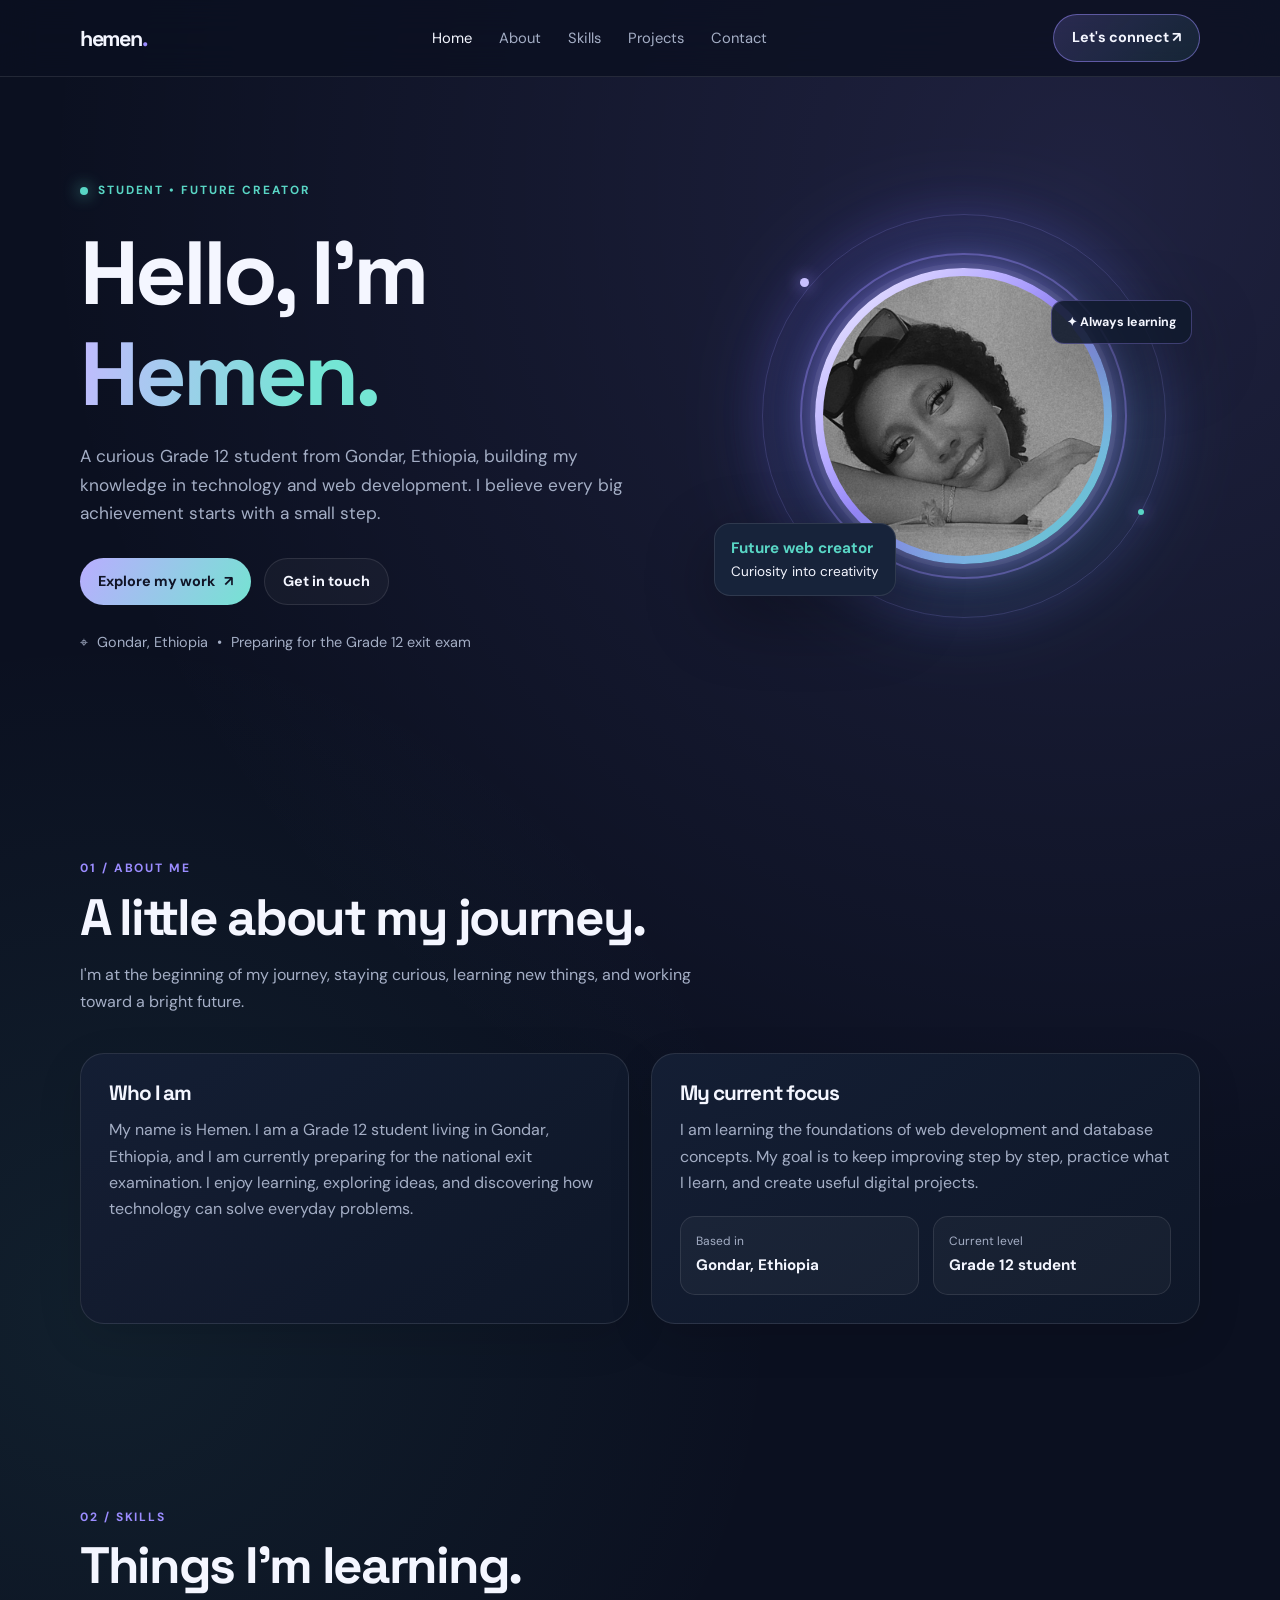
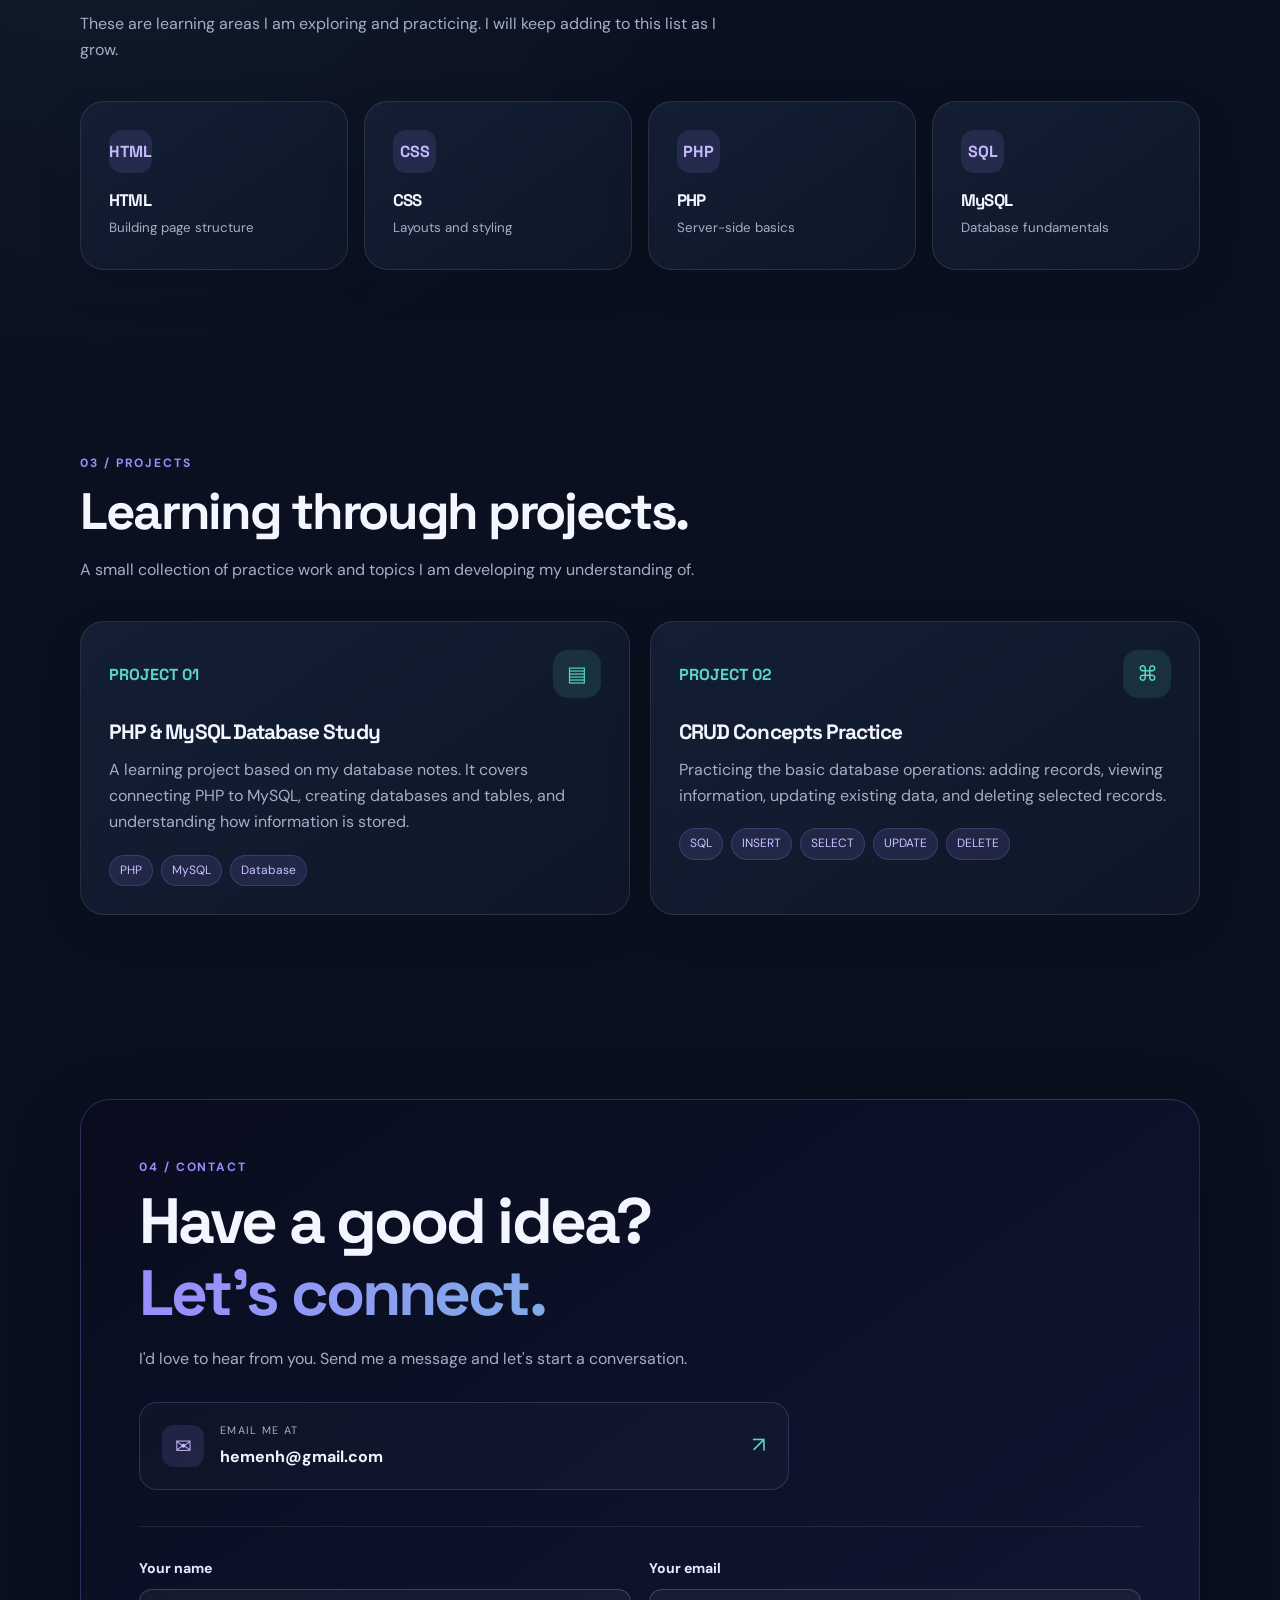
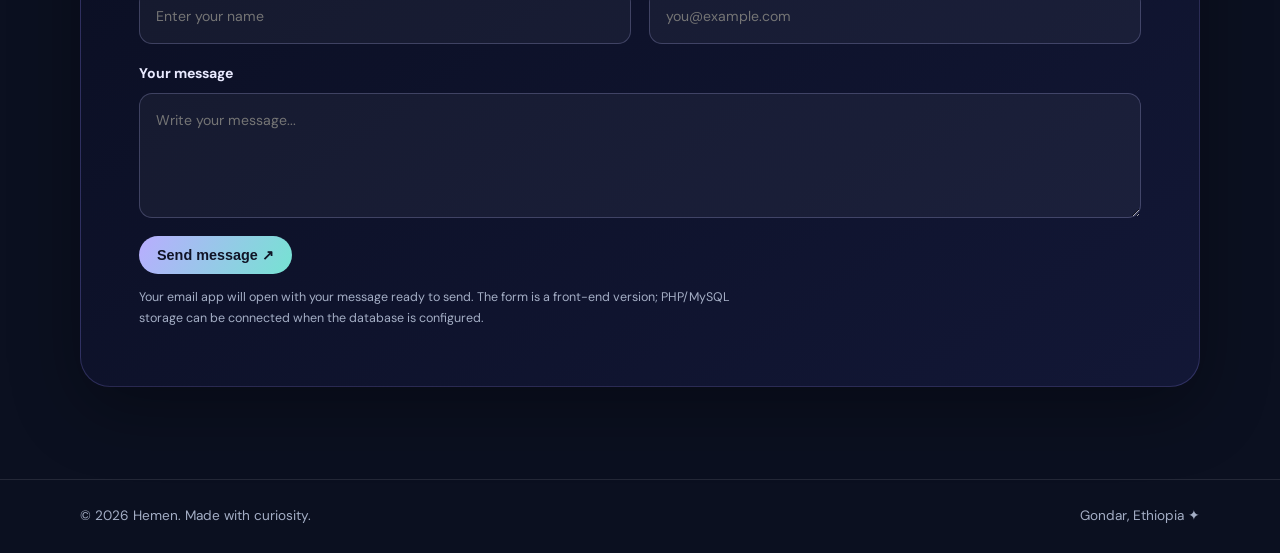
<file: hhhhh/n/Hemen_Portfolio/index.html>
<!DOCTYPE html>
<html lang="en">
<head>
  <meta charset="UTF-8" />
  <meta name="viewport" content="width=device-width, initial-scale=1.0" />
  <meta name="theme-color" content="#0b1020" />
  <meta name="description" content="Hemen's student portfolio — learning web development and PHP/MySQL database concepts in Gondar, Ethiopia." />
  <title>Hemen | Student Portfolio</title>
  <link rel="preconnect" href="https://fonts.googleapis.com">
  <link rel="preconnect" href="https://fonts.gstatic.com" crossorigin>
  <link href="https://fonts.googleapis.com/css2?family=DM+Sans:wght@400;500;600;700&family=Space+Grotesk:wght@400;500;600;700&display=swap" rel="stylesheet">
  <style>
    :root {
      --bg: #0b1020; --panel: #111a2d; --panel2: #151f35;
      --text: #f4f6ff; --muted: #a4aec5; --line: rgba(255,255,255,.10);
      --accent: #9b8cff; --accent2: #59d6c5; --pink: #ff9acb;
      --shadow: 0 22px 70px rgba(0,0,0,.32); --radius: 24px;
    }
    * { box-sizing: border-box; scroll-behavior: smooth; }
    body { margin: 0; background: radial-gradient(circle at 85% 5%, rgba(155,140,255,.14), transparent 28%), radial-gradient(circle at 8% 35%, rgba(89,214,197,.08), transparent 25%), var(--bg); color: var(--text); font-family: 'DM Sans', sans-serif; line-height: 1.65; }
    a { color: inherit; text-decoration: none; }
    .container { width: min(1120px, calc(100% - 44px)); margin: auto; }
    header { position: sticky; top: 0; z-index: 20; backdrop-filter: blur(18px); background: rgba(11,16,32,.78); border-bottom: 1px solid var(--line); }
    .nav { min-height: 76px; display: flex; align-items: center; justify-content: space-between; gap: 24px; }
    .brand { font: 700 1.35rem 'Space Grotesk', sans-serif; letter-spacing: -.06em; }
    .brand span { color: var(--accent); }
    nav { display: flex; align-items: center; gap: 27px; }
    nav a { color: var(--muted); font-size: .92rem; transition: .2s; }
    nav a:hover, nav a.active { color: var(--text); }
    .nav-cta, .btn { display: inline-flex; align-items: center; justify-content: center; gap: 9px; border: 1px solid rgba(155,140,255,.5); background: linear-gradient(135deg, rgba(155,140,255,.2), rgba(89,214,197,.10)); padding: 11px 18px; border-radius: 999px; font-weight: 700; font-size: .9rem; transition: transform .2s, border-color .2s; }
    .nav-cta:hover, .btn:hover { transform: translateY(-3px); border-color: var(--accent2); }
    .menu-btn { display: none; border: 1px solid var(--line); background: var(--panel); color: var(--text); border-radius: 12px; padding: 8px 11px; font-size: 1.2rem; }
    .hero { min-height: 690px; display: grid; grid-template-columns: 1.1fr .9fr; align-items: center; gap: 70px; padding: 88px 0 100px; }
    .eyebrow { display: inline-flex; align-items: center; gap: 10px; color: var(--accent2); text-transform: uppercase; letter-spacing: .16em; font-size: .74rem; font-weight: 700; }
    .dot { width: 8px; height: 8px; border-radius: 50%; background: var(--accent2); box-shadow: 0 0 16px var(--accent2); }
    h1,h2,h3 { font-family: 'Space Grotesk', sans-serif; line-height: 1.12; letter-spacing: -.045em; }
    h1 { font-size: clamp(3.4rem, 7vw, 6.1rem); margin: 20px 0 18px; }
    h1 .gradient { background: linear-gradient(100deg, #c3baff, #74e5d4 75%); -webkit-background-clip: text; background-clip: text; color: transparent; }
    .hero-copy { color: var(--muted); max-width: 570px; font-size: 1.08rem; }
    .hero-actions { display: flex; flex-wrap: wrap; gap: 13px; margin-top: 30px; }
    .btn.primary { color: #101426; background: linear-gradient(120deg, #b9adff, #75e3d2); border: 0; }
    .btn.secondary { border-color: var(--line); background: rgba(255,255,255,.035); }
    .location { margin-top: 26px; color: var(--muted); font-size: .9rem; display: flex; align-items: center; gap: 9px; }
    .portrait-wrap { position: relative; width: min(100%, 430px); aspect-ratio: 1; justify-self: center; display: grid; place-items: center; }
    .portrait-glow { position: absolute; inset: 12%; background: linear-gradient(135deg, rgba(115,100,255,.75), rgba(89,214,197,.45)); filter: blur(58px); opacity: .7; border-radius: 50%; }
    .portrait-wrap::before, .portrait-wrap::after { content: ""; position: absolute; border-radius: 50%; pointer-events: none; }
    .portrait-wrap::before { inset: 3%; border: 1px solid rgba(155,140,255,.22); box-shadow: 0 0 45px rgba(116,91,255,.12), inset 0 0 45px rgba(116,91,255,.08); }
    .portrait-wrap::after { inset: 12%; border: 2px solid rgba(155,140,255,.38); }
    .portrait-frame { position: relative; z-index: 1; width: 69%; aspect-ratio: 1; padding: 8px; border-radius: 50%; background: linear-gradient(135deg, #f7f5ff, #9b8cff 48%, #59d6c5); box-shadow: 0 0 0 5px rgba(255,255,255,.06), 0 0 35px rgba(155,140,255,.55); }
    .portrait-frame img { display: block; width: 100%; height: 100%; aspect-ratio: 1; object-fit: cover; object-position: center 25%; border-radius: 50%; }
    .orbit-dot { position: absolute; z-index: 2; width: 9px; height: 9px; border-radius: 50%; background: #c8c0ff; box-shadow: 0 0 16px #9b8cff; }
    .orbit-dot.one { top: 18%; left: 12%; } .orbit-dot.two { right: 8%; bottom: 27%; width: 6px; height: 6px; background: var(--accent2); }
    .portrait-label { position: absolute; z-index: 3; right: -3%; top: 23%; padding: 11px 15px; border: 1px solid rgba(155,140,255,.32); border-radius: 13px; background: rgba(17,26,45,.88); color: var(--text); font-size: .78rem; font-weight: 700; box-shadow: var(--shadow); }
    .floating-tag { position: absolute; z-index: 3; left: -1%; bottom: 20%; background: #17233a; border: 1px solid var(--line); border-radius: 14px; padding: 10px 14px; box-shadow: var(--shadow); font-size: .78rem; }
    .floating-tag strong { display: block; color: var(--accent2); font-size: .86rem; }
    .floating-tag { position: absolute; left: -35px; bottom: 35px; background: #17233a; border: 1px solid var(--line); border-radius: 16px; padding: 12px 16px; box-shadow: var(--shadow); font-size: .85rem; }
    .floating-tag strong { display: block; color: var(--accent2); font-size: .95rem; }
    section { padding: 92px 0; }
    .section-head { max-width: 650px; margin-bottom: 38px; }
    .section-kicker { color: var(--accent); text-transform: uppercase; letter-spacing: .16em; font-weight: 700; font-size: .75rem; }
    h2 { font-size: clamp(2.25rem, 4vw, 3.45rem); margin: 10px 0 13px; }
    .section-head p, .muted { color: var(--muted); }
    .about-grid { display: grid; grid-template-columns: 1fr 1fr; gap: 22px; }
    .card { background: linear-gradient(145deg, rgba(21,31,53,.94), rgba(15,23,40,.94)); border: 1px solid var(--line); border-radius: var(--radius); padding: 28px; box-shadow: 0 14px 45px rgba(0,0,0,.12); }
    .card h3 { font-size: 1.3rem; margin: 0 0 12px; }
    .card p { color: var(--muted); margin: 0; }
    .facts { display: grid; grid-template-columns: 1fr 1fr; gap: 14px; margin-top: 20px; }
    .fact { background: rgba(255,255,255,.035); border: 1px solid var(--line); border-radius: 15px; padding: 15px; }
    .fact small { color: var(--muted); display: block; font-size: .75rem; }
    .fact strong { font-size: .95rem; }
    .skill-grid { display: grid; grid-template-columns: repeat(4,1fr); gap: 16px; }
    .skill { min-height: 145px; display: flex; flex-direction: column; justify-content: space-between; }
    .skill-icon { width: 43px; height: 43px; display: grid; place-items: center; border-radius: 13px; background: rgba(155,140,255,.13); color: #c3baff; font-weight: 800; font-family: 'Space Grotesk'; }
    .skill h3 { font-size: 1.05rem; margin: 18px 0 4px; }
    .skill small { color: var(--muted); }
    .project-grid { display: grid; grid-template-columns: repeat(2,1fr); gap: 20px; }
    .project-top { display: flex; align-items: center; justify-content: space-between; margin-bottom: 23px; }
    .project-number { color: var(--accent2); font: 700 1rem 'Space Grotesk'; }
    .project-mark { width: 48px; height: 48px; border-radius: 15px; display: grid; place-items: center; background: rgba(89,214,197,.12); color: var(--accent2); font-size: 1.3rem; }
    .tags { display: flex; flex-wrap: wrap; gap: 8px; margin-top: 19px; }
    .tag { font-size: .75rem; color: #c8c2ff; background: rgba(155,140,255,.12); border: 1px solid rgba(155,140,255,.2); padding: 5px 10px; border-radius: 999px; }
    .contact-box { display: block; background: linear-gradient(145deg, rgba(9,13,30,.96), rgba(19,24,55,.96)); border: 1px solid rgba(155,140,255,.22); border-radius: 30px; padding: clamp(25px, 5vw, 58px); box-shadow: var(--shadow); }
    .contact-box h2 { margin: 8px 0 13px; font-size: clamp(2.4rem, 5vw, 4.2rem); }
    .contact-box h2 span { display: block; background: linear-gradient(100deg, #9b8cff, #59d6c5); -webkit-background-clip: text; background-clip: text; color: transparent; }
    .contact-box p { color: var(--muted); max-width: 600px; }
    .contact-email { display: flex; align-items: center; gap: 16px; max-width: 650px; margin: 30px 0 36px; padding: 19px 22px; background: rgba(255,255,255,.025); border: 1px solid rgba(155,140,255,.22); border-radius: 18px; overflow-wrap: anywhere; transition: .2s; }
    .contact-email:hover { border-color: rgba(89,214,197,.55); transform: translateY(-2px); }
    .email-icon { width: 42px; height: 42px; flex: 0 0 42px; display: grid; place-items: center; border-radius: 12px; color: #c7c0ff; background: rgba(155,140,255,.13); font-size: 1.25rem; }
    .contact-email small { display: block; color: var(--muted); margin-bottom: 4px; letter-spacing: .12em; font-size: .68rem; }
    .contact-email strong { font-size: 1rem; }
    .contact-email .email-arrow { margin-left: auto; color: var(--accent2); font-size: 1.35rem; }
    .contact-form { border-top: 1px solid var(--line); padding-top: 30px; display: grid; grid-template-columns: 1fr 1fr; gap: 18px; }
    .field { display: flex; flex-direction: column; gap: 8px; color: #e9eaff; font-size: .88rem; font-weight: 700; }
    .field.full { grid-column: 1 / -1; }
    .field input, .field textarea { width: 100%; border: 1px solid rgba(190,190,255,.24); border-radius: 13px; outline: none; background: rgba(255,255,255,.045); color: var(--text); padding: 15px 16px; font: inherit; font-weight: 400; transition: border-color .2s, box-shadow .2s; }
    .field input:focus, .field textarea:focus { border-color: var(--accent); box-shadow: 0 0 0 3px rgba(155,140,255,.12); }
    .field textarea { min-height: 125px; resize: vertical; }
    .form-submit { grid-column: 1 / -1; justify-self: start; cursor: pointer; }
    .form-note { grid-column: 1 / -1; margin: -5px 0 0 !important; font-size: .78rem; }
    footer { border-top: 1px solid var(--line); padding: 25px 0; color: var(--muted); font-size: .85rem; }
    .footer-inner { display: flex; justify-content: space-between; gap: 16px; flex-wrap: wrap; }
    .reveal { opacity: 0; transform: translateY(22px); transition: .7s ease; }
    .reveal.visible { opacity: 1; transform: translateY(0); }
    @media (max-width: 800px) {
      nav { display: none; position: absolute; top: 76px; left: 0; right: 0; padding: 20px 24px 24px; background: #0e1629; border-bottom: 1px solid var(--line); flex-direction: column; align-items: flex-start; gap: 17px; }
      nav.open { display: flex; } .menu-btn { display: inline-block; } .nav-cta { display: none; }
      .hero { grid-template-columns: 1fr; gap: 55px; padding-top: 65px; text-align: center; }
      .hero-copy { margin: auto; } .hero-actions, .location { justify-content: center; }
      .portrait-wrap { width: min(86%, 350px); }
      .about-grid { grid-template-columns: 1fr; }
      .skill-grid { grid-template-columns: repeat(2,1fr); }
    }
    @media (max-width: 520px) {
      .container { width: min(100% - 30px, 1120px); }
      section { padding: 68px 0; } .hero { min-height: auto; }
      h1 { font-size: 3.45rem; } .project-grid { grid-template-columns: 1fr; }
      .card { padding: 22px; } .contact-box { padding: 25px; }
      .floating-tag { left: -18px; bottom: 20px; }
    }
  </style>
</head>
<body>
<header>
  <div class="container nav">
    <a class="brand" href="#home">hemen<span>.</span></a>
    <nav id="navigation">
      <a href="#home" class="active">Home</a><a href="#about">About</a><a href="#skills">Skills</a><a href="#projects">Projects</a><a href="#contact">Contact</a>
    </nav>
    <a class="nav-cta" href="#contact">Let's connect ↗</a>
    <button class="menu-btn" id="menuBtn" aria-label="Open navigation" aria-expanded="false">☰</button>
  </div>
</header>

<main>
  <section class="container hero" id="home">
    <div class="reveal">
      <div class="eyebrow"><span class="dot"></span> Student • Future creator</div>
      <h1>Hello, I'm<br><span class="gradient">Hemen.</span></h1>
      <p class="hero-copy">A curious Grade 12 student from Gondar, Ethiopia, building my knowledge in technology and web development. I believe every big achievement starts with a small step.</p>
      <div class="hero-actions">
        <a class="btn primary" href="#projects">Explore my work <span>↗</span></a>
        <a class="btn secondary" href="#contact">Get in touch</a>
      </div>
      <div class="location">⌖ <span>Gondar, Ethiopia</span><span>•</span><span>Preparing for the Grade 12 exit exam</span></div>
    </div>
    <div class="portrait-wrap reveal">
      <div class="portrait-glow"></div>
      <div class="portrait-frame"><img src="assets/hemen-profile.jpg" alt="Hemen's profile picture"></div>
      <span class="orbit-dot one"></span><span class="orbit-dot two"></span>
      <div class="portrait-label">✦ Always learning</div>
      <div class="floating-tag"><strong>Future web creator</strong>Curiosity into creativity</div>
    </div>
  </section>

  <section id="about">
    <div class="container">
      <div class="section-head reveal"><div class="section-kicker">01 / About me</div><h2>A little about my journey.</h2><p>I'm at the beginning of my journey, staying curious, learning new things, and working toward a bright future.</p></div>
      <div class="about-grid">
        <article class="card reveal"><h3>Who I am</h3><p>My name is Hemen. I am a Grade 12 student living in Gondar, Ethiopia, and I am currently preparing for the national exit examination. I enjoy learning, exploring ideas, and discovering how technology can solve everyday problems.</p></article>
        <article class="card reveal"><h3>My current focus</h3><p>I am learning the foundations of web development and database concepts. My goal is to keep improving step by step, practice what I learn, and create useful digital projects.</p>
          <div class="facts"><div class="fact"><small>Based in</small><strong>Gondar, Ethiopia</strong></div><div class="fact"><small>Current level</small><strong>Grade 12 student</strong></div></div>
        </article>
      </div>
    </div>
  </section>

  <section id="skills">
    <div class="container">
      <div class="section-head reveal"><div class="section-kicker">02 / Skills</div><h2>Things I'm learning.</h2><p>These are learning areas I am exploring and practicing. I will keep adding to this list as I grow.</p></div>
      <div class="skill-grid">
        <article class="card skill reveal"><div class="skill-icon">HTML</div><div><h3>HTML</h3><small>Building page structure</small></div></article>
        <article class="card skill reveal"><div class="skill-icon">CSS</div><div><h3>CSS</h3><small>Layouts and styling</small></div></article>
        <article class="card skill reveal"><div class="skill-icon">PHP</div><div><h3>PHP</h3><small>Server-side basics</small></div></article>
        <article class="card skill reveal"><div class="skill-icon">SQL</div><div><h3>MySQL</h3><small>Database fundamentals</small></div></article>
      </div>
    </div>
  </section>

  <section id="projects">
    <div class="container">
      <div class="section-head reveal"><div class="section-kicker">03 / Projects</div><h2>Learning through projects.</h2><p>A small collection of practice work and topics I am developing my understanding of.</p></div>
      <div class="project-grid">
        <article class="card reveal">
          <div class="project-top"><span class="project-number">PROJECT 01</span><span class="project-mark">▤</span></div>
          <h3>PHP & MySQL Database Study</h3><p>A learning project based on my database notes. It covers connecting PHP to MySQL, creating databases and tables, and understanding how information is stored.</p>
          <div class="tags"><span class="tag">PHP</span><span class="tag">MySQL</span><span class="tag">Database</span></div>
        </article>
        <article class="card reveal">
          <div class="project-top"><span class="project-number">PROJECT 02</span><span class="project-mark">⌘</span></div>
          <h3>CRUD Concepts Practice</h3><p>Practicing the basic database operations: adding records, viewing information, updating existing data, and deleting selected records.</p>
          <div class="tags"><span class="tag">SQL</span><span class="tag">INSERT</span><span class="tag">SELECT</span><span class="tag">UPDATE</span><span class="tag">DELETE</span></div>
        </article>
      </div>
    </div>
  </section>

  <section id="contact">
    <div class="container">
      <div class="contact-box reveal">
        <div class="section-kicker">04 / CONTACT</div>
        <h2>Have a good idea?<span>Let's connect.</span></h2>
        <p>I'd love to hear from you. Send me a message and let's start a conversation.</p>
        <a class="contact-email" href="mailto:hemenh@gmail.com">
          <span class="email-icon">✉</span>
          <span><small>EMAIL ME AT</small><strong>hemenh@gmail.com</strong></span>
          <span class="email-arrow">↗</span>
        </a>
        <form class="contact-form" id="contactForm">
          <label class="field">Your name
            <input type="text" name="name" placeholder="Enter your name" required>
          </label>
          <label class="field">Your email
            <input type="email" name="email" placeholder="you@example.com" required>
          </label>
          <label class="field full">Your message
            <textarea name="message" placeholder="Write your message..." required></textarea>
          </label>
          <button class="btn primary form-submit" type="submit">Send message ↗</button>
          <p class="form-note muted">Your email app will open with your message ready to send. The form is a front-end version; PHP/MySQL storage can be connected when the database is configured.</p>
        </form>
      </div>
    </div>
  </section>
</main>

<footer><div class="container footer-inner"><span>© <span id="year"></span> Hemen. Made with curiosity.</span><span>Gondar, Ethiopia ✦</span></div></footer>
<script>
  const menuBtn = document.getElementById('menuBtn');
  const nav = document.getElementById('navigation');
  menuBtn.addEventListener('click', () => {
    const opened = nav.classList.toggle('open');
    menuBtn.setAttribute('aria-expanded', String(opened));
    menuBtn.textContent = opened ? '×' : '☰';
  });
  nav.querySelectorAll('a').forEach(link => link.addEventListener('click', () => {
    nav.classList.remove('open'); menuBtn.setAttribute('aria-expanded', 'false'); menuBtn.textContent = '☰';
  }));
  document.getElementById('contactForm').addEventListener('submit', (event) => {
    event.preventDefault();
    const form = event.currentTarget;
    const data = new FormData(form);
    const subject = encodeURIComponent('Portfolio message from ' + data.get('name'));
    const body = encodeURIComponent('Name: ' + data.get('name') + '\\nEmail: ' + data.get('email') + '\\n\\n' + data.get('message'));
    window.location.href = 'mailto:hemenh@gmail.com?subject=' + subject + '&body=' + body;
  });
  document.getElementById('year').textContent = new Date().getFullYear();
  const observer = new IntersectionObserver(entries => {
    entries.forEach(entry => { if (entry.isIntersecting) { entry.target.classList.add('visible'); observer.unobserve(entry.target); } });
  }, { threshold: 0.12 });
  document.querySelectorAll('.reveal').forEach(el => observer.observe(el));
  const sections = [...document.querySelectorAll('main section[id]')];
  const navLinks = [...nav.querySelectorAll('a')];
  window.addEventListener('scroll', () => {
    let current = 'home';
    sections.forEach(section => { if (window.scrollY >= section.offsetTop - 150) current = section.id; });
    navLinks.forEach(link => link.classList.toggle('active', link.getAttribute('href') === '#' + current));
  });
</script>
</body>
</html>
</file>
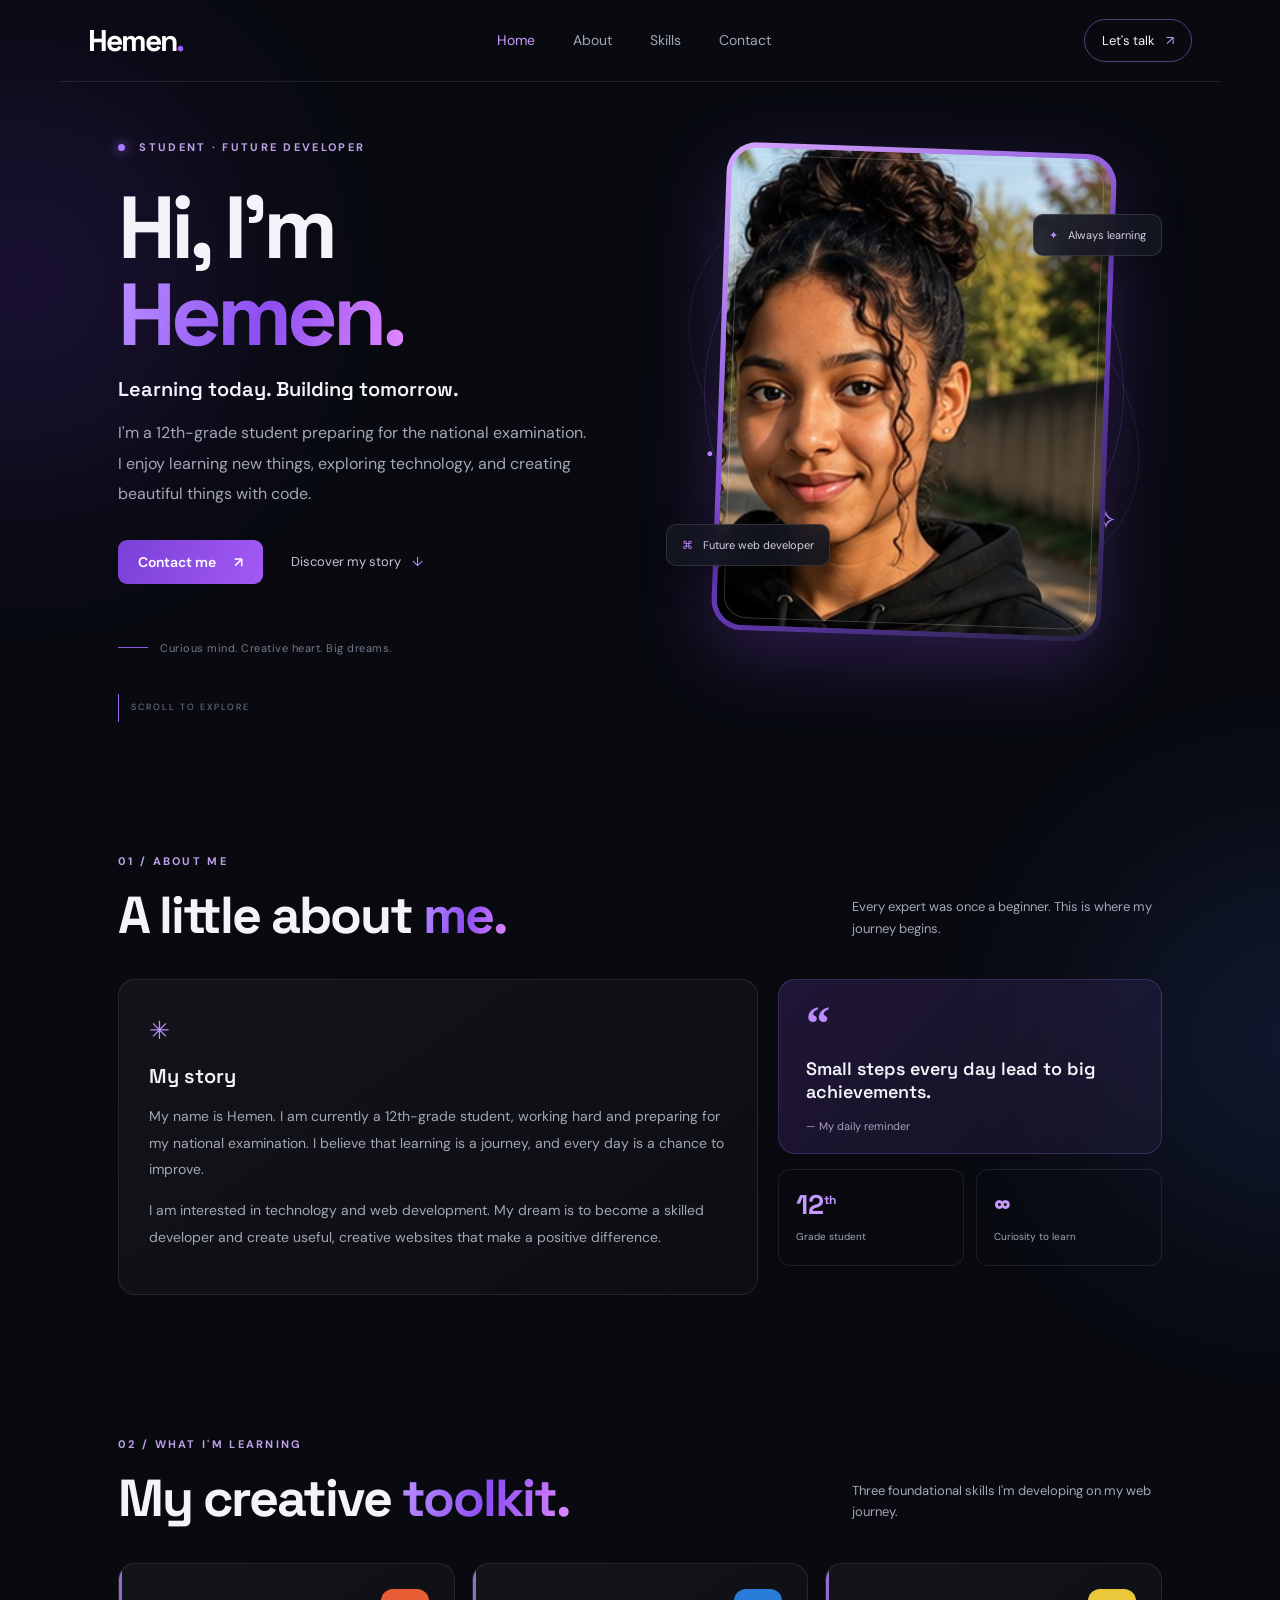
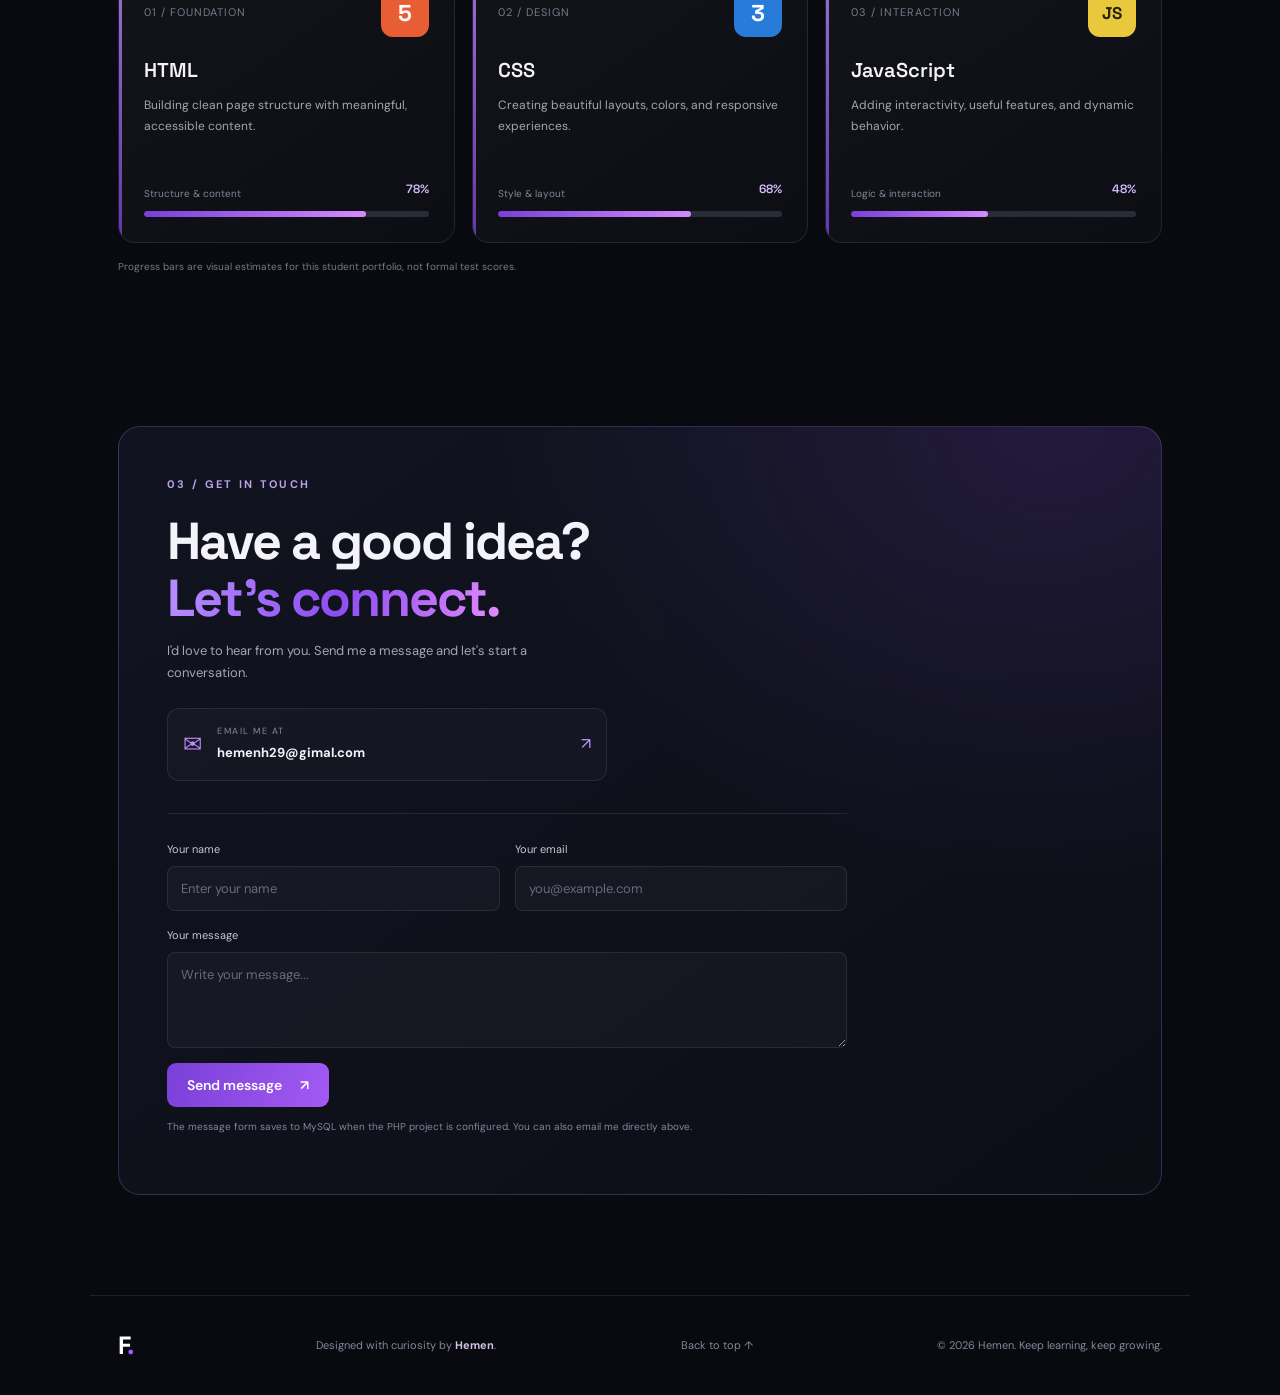
<file: hhhhh/n/nnnnnnnnnn/hemen_portfolio/index.html>
<!DOCTYPE html>
<html lang="en">
<head>
  <meta charset="UTF-8" />
  <meta name="viewport" content="width=device-width, initial-scale=1.0" />
  <meta name="description" content="Hemen's personal student portfolio — learning, creating, and growing in web development." />
  <title>Hemen | Student Portfolio</title>
  <link rel="preconnect" href="https://fonts.googleapis.com">
  <link rel="preconnect" href="https://fonts.gstatic.com" crossorigin>
  <link href="https://fonts.googleapis.com/css2?family=DM+Sans:wght@400;500;600;700&family=Space+Grotesk:wght@500;600;700&display=swap" rel="stylesheet">
  <link rel="stylesheet" href="style.css" />
</head>
<body>
  <div class="ambient ambient-one"></div><div class="ambient ambient-two"></div>
  <header class="site-header">
    <a class="brand" href="#home" aria-label="Hemen home">Hemen<span>.</span></a>
    <button class="menu-toggle" id="menuToggle" aria-label="Open navigation" aria-expanded="false"><span></span><span></span><span></span></button>
    <nav class="nav" id="nav">
      <a class="nav-link active" href="#home">Home</a>
      <a class="nav-link" href="#about">About</a>
      <a class="nav-link" href="#skills">Skills</a>
      <a class="nav-link" href="#contact">Contact</a>
    </nav>
    <a class="header-cta" href="#contact">Let's talk <span>↗</span></a>
  </header>

  <main>
    <section class="hero section-wrap" id="home">
      <div class="hero-copy reveal">
        <p class="eyebrow"><span class="status-dot"></span> STUDENT · FUTURE DEVELOPER</p>
        <h1>Hi, I'm<br><span class="gradient-text">Hemen.</span></h1>
        <h2>Learning today. Building tomorrow.</h2>
        <p class="hero-description">I'm a 12th-grade student preparing for the national examination. I enjoy learning new things, exploring technology, and creating beautiful things with code.</p>
        <div class="hero-actions">
          <a class="button button-primary" href="#contact">Contact me <span>↗</span></a>
          <a class="text-link" href="#about">Discover my story <span>↓</span></a>
        </div>
        <div class="hero-note"><span class="note-line"></span> Curious mind. Creative heart. Big dreams.</div>
      </div>
      <div class="hero-visual reveal">
        <div class="orbit orbit-one"></div><div class="orbit orbit-two"></div>
        <div class="photo-frame"><img src="assets/hemen-profile.jpg" alt="Sunlit outdoor portrait for Hemen" /></div>
        <div class="floating-tag tag-top"><span>✦</span> Always learning</div>
        <div class="floating-tag tag-bottom"><span>⌘</span> Future web developer</div>
        <span class="spark spark-one">✦</span><span class="spark spark-two">✧</span><span class="spark spark-three">·</span>
      </div>
      <a class="scroll-cue" href="#about"><span></span> SCROLL TO EXPLORE</a>
    </section>

    <section class="about section-wrap section-block" id="about">
      <div class="section-kicker reveal">01 / ABOUT ME</div>
      <div class="section-heading reveal"><h2>A little about <span class="gradient-text">me.</span></h2><p>Every expert was once a beginner. This is where my journey begins.</p></div>
      <div class="about-grid">
        <div class="about-card glass-card reveal"><div class="card-icon">✳</div><h3>My story</h3><p>My name is Hemen. I am currently a 12th-grade student, working hard and preparing for my national examination. I believe that learning is a journey, and every day is a chance to improve.</p><p>I am interested in technology and web development. My dream is to become a skilled developer and create useful, creative websites that make a positive difference.</p></div>
        <div class="about-side reveal"><div class="quote-card"><span class="quote-mark">“</span><p>Small steps every day lead to big achievements.</p><span class="quote-by">— My daily reminder</span></div><div class="mini-stats"><div><strong>12<sup>th</sup></strong><span>Grade student</span></div><div><strong>∞</strong><span>Curiosity to learn</span></div></div></div>
      </div>
    </section>

    <section class="skills section-wrap section-block" id="skills">
      <div class="section-kicker reveal">02 / WHAT I'M LEARNING</div>
      <div class="section-heading reveal"><h2>My creative <span class="gradient-text">toolkit.</span></h2><p>Three foundational skills I'm developing on my web journey.</p></div>
      <div class="skill-grid">
        <article class="skill-card glass-card reveal"><div class="skill-top"><span class="skill-number">01 / FOUNDATION</span><span class="skill-symbol html-symbol">5</span></div><h3>HTML</h3><p>Building clean page structure with meaningful, accessible content.</p><div class="skill-progress-label"><small>Structure &amp; content</small><strong>78%</strong></div><div class="skill-track"><span style="width:78%"></span></div></article>
        <article class="skill-card glass-card reveal"><div class="skill-top"><span class="skill-number">02 / DESIGN</span><span class="skill-symbol css-symbol">3</span></div><h3>CSS</h3><p>Creating beautiful layouts, colors, and responsive experiences.</p><div class="skill-progress-label"><small>Style &amp; layout</small><strong>68%</strong></div><div class="skill-track"><span style="width:68%"></span></div></article>
        <article class="skill-card glass-card reveal"><div class="skill-top"><span class="skill-number">03 / INTERACTION</span><span class="skill-symbol js-symbol">JS</span></div><h3>JavaScript</h3><p>Adding interactivity, useful features, and dynamic behavior.</p><div class="skill-progress-label"><small>Logic &amp; interaction</small><strong>48%</strong></div><div class="skill-track"><span style="width:48%"></span></div></article>
      </div>
      <p class="skills-footnote">Progress bars are visual estimates for this student portfolio, not formal test scores.</p>
    </section>

    <section class="contact section-wrap section-block" id="contact">
      <div class="contact-panel reveal">
        <div class="section-kicker">03 / GET IN TOUCH</div>
        <h2>Have a good idea?<br><span class="gradient-text">Let's connect.</span></h2>
        <p>I'd love to hear from you. Send me a message and let's start a conversation.</p>
        <a class="email-link" href="mailto:hemenh29@gimal.com"><span class="email-icon">✉</span><span><small>EMAIL ME AT</small><strong>hemenh29@gimal.com</strong></span><span class="email-arrow">↗</span></a>
        <form class="contact-form" id="contactForm" action="php/contact.php" method="POST">
          <div class="form-row"><label>Your name<input type="text" name="name" placeholder="Enter your name" required maxlength="100"></label><label>Your email<input type="email" name="email" placeholder="you@example.com" required maxlength="150"></label></div>
          <label>Your message<textarea name="message" rows="4" placeholder="Write your message..." required maxlength="3000"></textarea></label>
          <button class="button button-primary" type="submit">Send message <span>↗</span></button>
          <p class="form-status" id="formStatus" aria-live="polite">The message form saves to MySQL when the PHP project is configured. You can also email me directly above.</p>
        </form>
      </div>
    </section>
  </main>

  <footer class="footer section-wrap"><a class="brand" href="#home">F<span>.</span></a><p>Designed with curiosity by <strong>Hemen</strong>.</p><a href="#home" class="back-top">Back to top ↑</a><small>© <span id="year"></span> Hemen. Keep learning, keep growing.</small></footer>
  <script src="script.js"></script>
</body>
</html>
</file>
<file: hhhhh/n/nnnnnnnnnn/hemen_portfolio/style.css>
:root{--bg:#080a10;--panel:#10131d;--panel2:#141827;--text:#f4f3fa;--muted:#a4a5b5;--line:rgba(255,255,255,.09);--purple:#9b5cff;--pink:#d36bff;--glow:rgba(153,83,255,.24)}
*{box-sizing:border-box}html{scroll-behavior:smooth;scroll-padding-top:90px}body{margin:0;background:var(--bg);color:var(--text);font-family:'DM Sans',sans-serif;line-height:1.65;overflow-x:hidden}a{color:inherit;text-decoration:none}.ambient{position:absolute;pointer-events:none;filter:blur(100px);border-radius:50%;opacity:.17;z-index:-1}.ambient-one{width:400px;height:400px;background:#7135d9;top:80px;left:-180px}.ambient-two{width:380px;height:380px;background:#3e62c9;top:850px;right:-200px}.site-header{height:82px;max-width:1160px;margin:auto;padding:0 28px;display:flex;align-items:center;justify-content:space-between;border-bottom:1px solid var(--line);position:relative;z-index:10}.brand{font:700 30px 'Space Grotesk';letter-spacing:-2px;color:white}.brand span{color:var(--purple)}.nav{display:flex;gap:38px}.nav-link{font-size:14px;color:var(--muted);transition:.25s}.nav-link:hover,.nav-link.active{color:#c99cff}.header-cta{font-size:13px;border:1px solid rgba(174,124,255,.45);padding:10px 17px;border-radius:30px}.header-cta span{color:#c99cff;margin-left:8px}.menu-toggle{display:none;background:none;border:0}.section-wrap{max-width:1100px;margin:0 auto;padding-left:28px;padding-right:28px}.hero{min-height:660px;display:grid;grid-template-columns:1.05fr .95fr;align-items:center;position:relative;padding-top:45px;padding-bottom:95px}.eyebrow,.section-kicker{font-size:11px;letter-spacing:2.3px;color:#bda0e7;font-weight:700}.status-dot{display:inline-block;width:7px;height:7px;background:#a77aff;border-radius:50%;margin-right:9px;box-shadow:0 0 12px #a77aff}.hero h1{font:700 clamp(58px,7vw,88px)/.99 'Space Grotesk';letter-spacing:-5px;margin:28px 0 18px}.gradient-text{background:linear-gradient(105deg,#b58aff 5%,#8d4df1 52%,#e38aff 100%);-webkit-background-clip:text;background-clip:text;color:transparent}.hero h2{font:600 20px 'Space Grotesk';margin:0 0 15px}.hero-description{max-width:470px;color:var(--muted);font-size:16px;line-height:1.9}.hero-actions{display:flex;align-items:center;gap:28px;margin-top:30px}.button{display:inline-flex;align-items:center;gap:18px;border:0;border-radius:9px;padding:13px 20px;font:600 14px 'DM Sans';cursor:pointer;transition:transform .25s,box-shadow .25s}.button:hover{transform:translateY(-3px);box-shadow:0 10px 30px var(--glow)}.button-primary{background:linear-gradient(110deg,#7940d7,#a45af4);color:white}.text-link{font-size:13px;color:#c8c2d5}.text-link span{margin-left:8px;color:#b78bff}.hero-note{margin-top:55px;color:#77798c;font-size:11px;letter-spacing:.5px;display:flex;align-items:center;gap:12px}.note-line{width:30px;height:1px;background:#8d5ce3}.hero-visual{height:500px;display:flex;align-items:center;justify-content:center;position:relative}.photo-frame{width:min(390px,88%);aspect-ratio:4/5;border-radius:30px;padding:5px;background:linear-gradient(145deg,#d7a6ff,#6f3dc9 55%,#25213e);box-shadow:0 24px 75px var(--glow);position:relative;z-index:2;transform:rotate(2deg)}.photo-frame:after{content:'';position:absolute;inset:12px;border:1px solid rgba(255,255,255,.2);border-radius:23px;pointer-events:none}.photo-frame img{width:100%;height:100%;object-fit:cover;object-position:center 35%;border-radius:26px;display:block}.orbit{position:absolute;border:1px solid rgba(175,132,255,.16);border-radius:50%;width:420px;height:420px;transform:rotate(-22deg)}.orbit-two{width:490px;height:330px;transform:rotate(32deg);border-color:rgba(175,132,255,.11)}.floating-tag{position:absolute;background:rgba(20,22,34,.88);border:1px solid rgba(255,255,255,.12);border-radius:10px;padding:11px 15px;font-size:11px;color:#d5d1e1;backdrop-filter:blur(12px);z-index:3;box-shadow:0 10px 35px #0005}.floating-tag span{color:#c08cff;margin-right:7px}.tag-top{top:72px;right:0}.tag-bottom{bottom:76px;left:0}.spark{position:absolute;color:#bd8aff;font-size:26px}.spark-one{top:60px;left:17%}.spark-two{right:9%;bottom:100px}.spark-three{left:8%;bottom:155px;font-size:42px}.scroll-cue{position:absolute;bottom:30px;left:28px;font-size:9px;letter-spacing:2px;color:#77798c;display:flex;align-items:center;gap:12px}.scroll-cue span{height:28px;width:1px;background:#9b68e7}.section-block{padding-top:100px;padding-bottom:40px}.section-heading{display:flex;align-items:end;justify-content:space-between;gap:25px;margin:17px 0 35px}.section-heading h2,.contact-panel h2{font:700 clamp(36px,5vw,52px)/1.1 'Space Grotesk';letter-spacing:-2px;margin:0}.section-heading p{color:var(--muted);font-size:13px;max-width:310px;margin:0 0 5px}.about-grid{display:grid;grid-template-columns:1.25fr .75fr;gap:20px}.glass-card{background:linear-gradient(145deg,rgba(255,255,255,.045),rgba(255,255,255,.018));border:1px solid var(--line);border-radius:17px}.about-card{padding:30px}.card-icon{font-size:25px;color:#bd8cff}.about-card h3,.skill-card h3{font:600 20px 'Space Grotesk';margin:12px 0}.about-card p{font-size:14px;color:var(--muted);line-height:1.9}.quote-card{background:linear-gradient(135deg,rgba(127,73,211,.2),rgba(48,38,75,.25));border:1px solid rgba(173,123,255,.22);border-radius:17px;padding:25px 27px;height:175px}.quote-mark{font:700 48px Georgia;color:#bd8cff;line-height:.8}.quote-card p{font:600 18px 'Space Grotesk';margin:9px 0}.quote-by{font-size:11px;color:#a9a0bb}.mini-stats{display:grid;grid-template-columns:1fr 1fr;gap:12px;margin-top:15px}.mini-stats div{border:1px solid var(--line);border-radius:12px;padding:17px}.mini-stats strong{display:block;font:700 27px 'Space Grotesk';color:#c49aff}.mini-stats sup{font-size:12px}.mini-stats span{font-size:10px;color:var(--muted)}.skill-grid{display:grid;grid-template-columns:repeat(3,1fr);gap:17px}.skill-card{padding:25px;transition:transform .3s,border-color .3s,box-shadow .3s;position:relative;overflow:hidden}.skill-card:before{content:'';position:absolute;inset:0 auto 0 0;width:3px;background:linear-gradient(#b98aff,#7440d5);opacity:.8}.skill-card:hover{box-shadow:0 18px 45px rgba(112,62,190,.14)}.skill-card:hover{transform:translateY(-7px);border-color:rgba(177,126,255,.4)}.skill-top{display:flex;justify-content:space-between;align-items:center}.skill-number{font-size:11px;color:#77798c;letter-spacing:1px}.skill-symbol{width:48px;height:48px;border-radius:12px;display:grid;place-items:center;font:700 23px 'Space Grotesk'}.html-symbol{background:#e95d35;color:white}.css-symbol{background:#287bd8;color:white}.js-symbol{background:#e9c83c;color:#24220d;font-size:17px}.skill-card h3{margin:20px 0 7px}.skill-card p{min-height:62px;color:var(--muted);font-size:12px;line-height:1.8}.skill-progress-label{display:flex;justify-content:space-between;align-items:center;margin-top:20px}.skill-progress-label small{color:#a99bbd;font-size:10px}.skill-progress-label strong{font:600 12px 'Space Grotesk';color:#d6baff}.skill-track{height:6px;background:#292b39;border-radius:8px;margin-top:9px;overflow:hidden}.skill-track span{display:block;height:100%;background:linear-gradient(90deg,#7940d7,#d38aff);border-radius:8px}.skill-card small{display:block;margin-top:9px;color:#85869a;font-size:10px}.skills-footnote{font-size:10px;color:#77798c;margin-top:16px}.contact{padding-top:100px;padding-bottom:100px}.contact-panel{border:1px solid rgba(173,123,255,.25);border-radius:22px;padding:48px;background:radial-gradient(ellipse at 90% 0%,rgba(124,67,204,.18),transparent 42%),linear-gradient(145deg,#111420,#0c0e16)}.contact-panel h2{margin:20px 0 12px}.contact-panel>p{font-size:13px;color:var(--muted);max-width:440px}.email-link{display:flex;align-items:center;gap:15px;max-width:440px;margin-top:25px;padding:15px;border:1px solid var(--line);border-radius:12px;background:#ffffff06}.email-icon{font-size:23px;color:#bd8cff}.email-link small{display:block;font-size:9px;letter-spacing:1.5px;color:#89899b}.email-link strong{font-size:13px}.email-arrow{margin-left:auto;color:#c59aff}.contact-form{max-width:680px;margin-top:32px;padding-top:26px;border-top:1px solid var(--line)}.form-row{display:grid;grid-template-columns:1fr 1fr;gap:15px}.contact-form label{display:block;font-size:11px;color:#c9c5d4;margin-bottom:15px}.contact-form input,.contact-form textarea{width:100%;display:block;margin-top:8px;background:#ffffff08;border:1px solid var(--line);border-radius:8px;padding:13px;color:white;font:13px 'DM Sans';outline:none;resize:vertical}.contact-form input:focus,.contact-form textarea:focus{border-color:#9b65e7}.contact-form input::placeholder,.contact-form textarea::placeholder{color:#686a7b}.form-status{font-size:10px;color:#85869a;margin-top:12px}.footer{min-height:100px;border-top:1px solid var(--line);display:flex;align-items:center;justify-content:space-between;gap:20px;flex-wrap:wrap;padding-top:25px;padding-bottom:25px}.footer .brand{font-size:25px}.footer p,.footer small,.back-top{font-size:11px;color:#85869a}.footer strong{color:#d2c4e8}.back-top:hover{color:#c49aff}.reveal{opacity:0;transform:translateY(22px);transition:opacity .7s ease,transform .7s ease}.reveal.visible{opacity:1;transform:translateY(0)}
@media(max-width:760px){.site-header{height:70px;padding:0 20px}.header-cta{display:none}.menu-toggle{display:flex;flex-direction:column;gap:5px;padding:8px}.menu-toggle span{display:block;width:22px;height:2px;background:#eee;border-radius:3px}.nav{display:none;position:absolute;top:69px;left:0;right:0;padding:18px 25px 23px;background:#10121c;border-bottom:1px solid var(--line);flex-direction:column;gap:18px}.nav.open{display:flex}.hero{grid-template-columns:1fr;padding-top:65px;padding-bottom:75px;min-height:auto}.hero h1{font-size:66px}.hero-visual{height:390px;grid-row:1;margin-bottom:10px}.photo-frame{width:260px;aspect-ratio:4/5;border-radius:24px}.photo-frame img{border-radius:20px}.photo-frame:after{border-radius:17px}.orbit{width:340px;height:340px}.orbit-two{width:380px;height:260px}.tag-top{right:2%;top:45px}.tag-bottom{left:1%;bottom:50px}.hero-copy{grid-row:2}.hero-note{margin-top:35px}.scroll-cue{bottom:18px}.section-block{padding-top:70px}.section-heading{display:block}.section-heading p{margin-top:12px}.about-grid{grid-template-columns:1fr}.skill-grid{grid-template-columns:1fr}.skill-card p{min-height:0}.contact{padding-top:70px;padding-bottom:70px}.contact-panel{padding:28px 21px}.form-row{grid-template-columns:1fr}.footer{justify-content:center;text-align:center;flex-direction:column;gap:8px}.footer p{margin:0}}
@media(prefers-reduced-motion:reduce){html{scroll-behavior:auto}*,*:before,*:after{animation-duration:.01ms!important;transition-duration:.01ms!important}.reveal{opacity:1;transform:none}}
</file>
